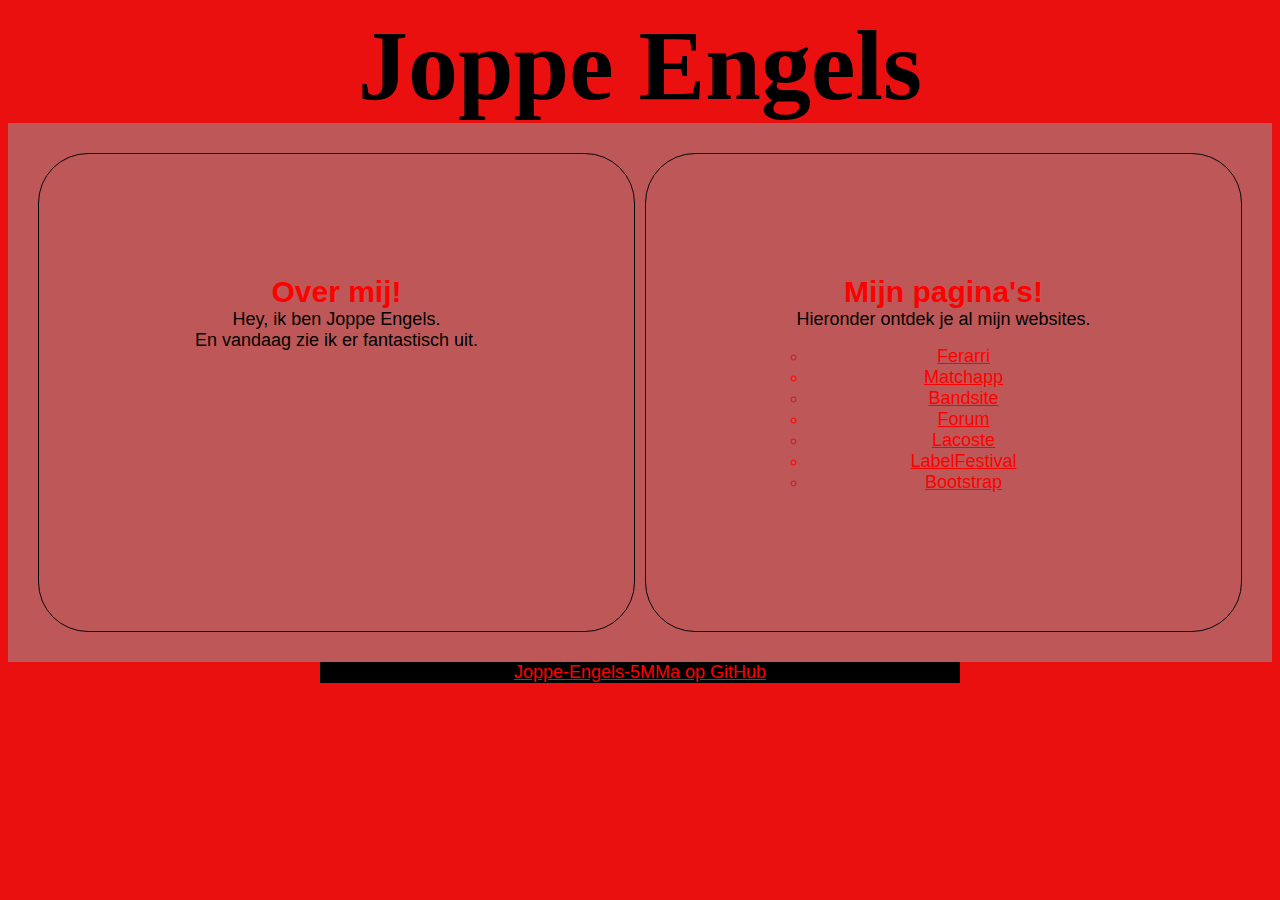
<file: index.html>
<link rel='stylesheet' href='https://cdnjs.cloudflare.com/ajax/libs/font-awesome/6.2.1/css/all.css' integrity='sha512-FA9cIbtlP61W0PRtX36P6CGRy0vZs0C2Uw26Q1cMmj3xwhftftymr0sj8/YeezDnRwL9wtWw8ZwtCiTDXlXGjQ==' crossorigin='anonymous'/><!DOCTYPE html>
<html lang="en">
<head>
    <meta charset="UTF-8">
    <meta http-equiv="X-UA-Compatible" content="IE=edge">
    <meta name="viewport" content="width=device-width, initial-scale=1.0">
    <title>Scripthub</title>
    <ul>
      
    </ul>
    <link rel="stylesheet" href="style.css">
</head>
<body>
    <header>
        <h1>Joppe Engels </h1>
      </header>
      <main>
        <section id="flexbox">
          <div class="col left">
            <h2>Over mij!</h2>
            <p>Hey, ik ben Joppe Engels. </p>
            <p>En vandaag zie ik er fantastisch uit. </p>
          </div>
          <div class="col right">
            <h2>Mijn pagina's!</h2>
            <p>Hieronder ontdek je al mijn websites.</p>
            <ul>
              <li><a href="joppe_engels-ferarri/" target="_blank">Ferarri</a></li>
              <li><a href="joppe_engels-matchapp" target="_blank">Matchapp</a></li>
              <li><a href="joppe_engels-bandsite" target="_blank">Bandsite</a></li>
              <li><a href="joppe_engels-forum" target="_blank">Forum</a></li>
              <li><a href="joppe_engels-lacoste/" target="_blank">Lacoste</a></li>
              <li><a href="joppe_engels-discodealers_labelfestival/" target="_blank">LabelFestival</a></li>
              <li><a href="Bootstrap/" target="_blank">Bootstrap</a></li>
            </ul>
          </div>
        </section>
      </main>
      <footer>
        <p><a href="https://joppe-engels-5mma.github.io/Script/" target="_blank">Joppe-Engels-5MMa op GitHub</a></p>
      </footer>
</body>
</html>
</file>
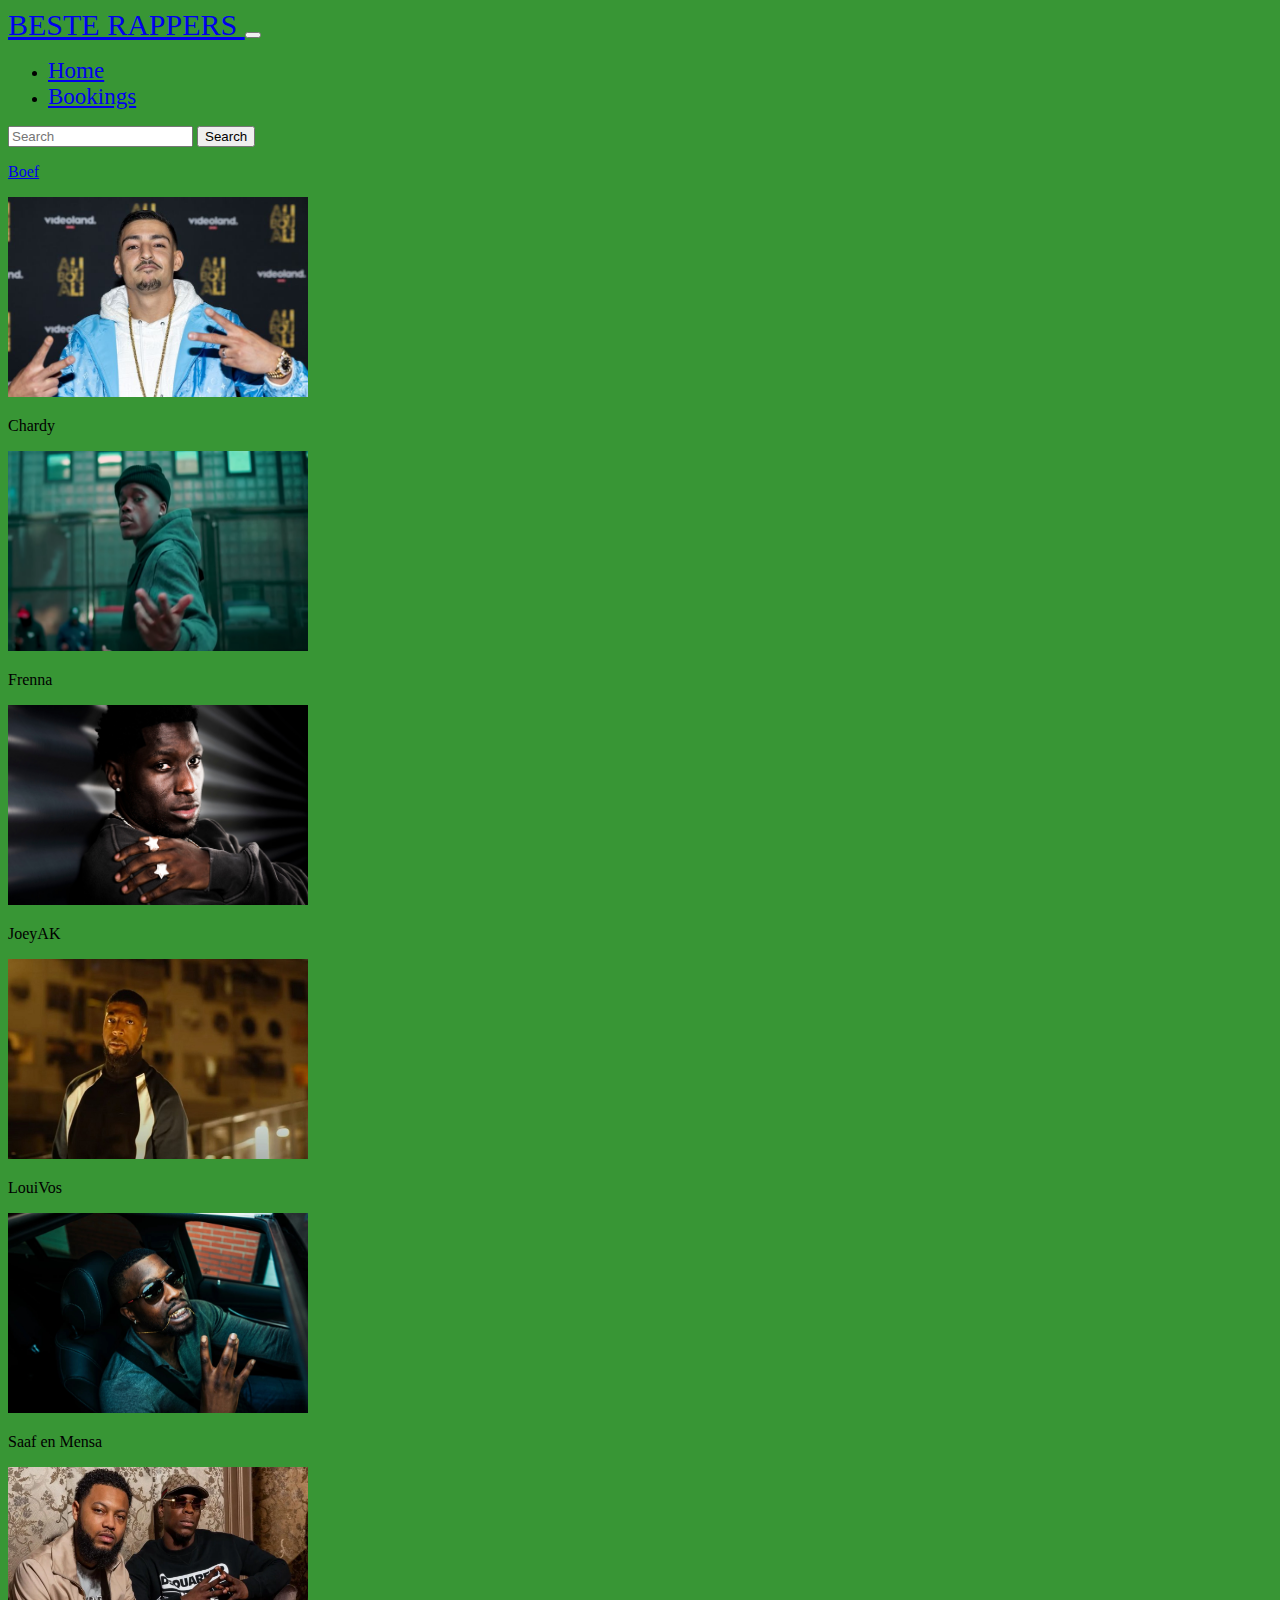
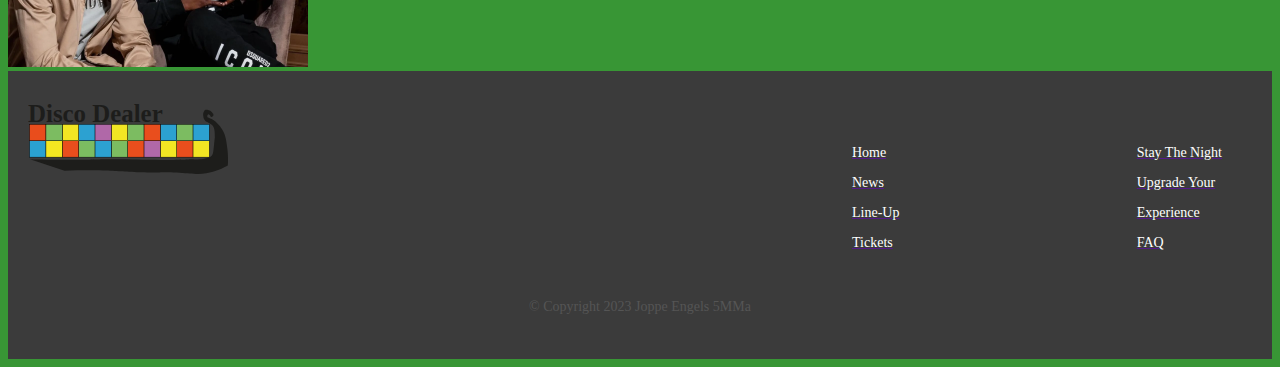
<file: Bootstrap/index.html>
<!DOCTYPE html>
<html lang="en">
<head>
    <meta charset="UTF-8">
    <meta http-equiv="X-UA-Compatible" content="IE=edge">
    <meta name="viewport" content="width=device-width, initial-scale=1.0">
    <link rel="stylesheet" href="style.css">
    <link rel="stylesheet" href="https://cdnjs.cloudflare.com/ajax/libs/bootstrap/5.2.3/css/bootstrap.min.css" integrity="sha512-SbiR/eusphKoMVVXysTKG/7VseWii+Y3FdHrt0EpKgpToZeemhqHeZeLWLhJutz/2ut2Vw1uQEj2MbRF+TVBUA==" crossorigin="anonymous" referrerpolicy="no-referrer" />
    <title>Bootstrap</title>
</head>

<body>
  <nav class="navbar navbar-expand-lg bg-body-tertiary">
    <div class="container-fluid">
      <a class="navbar-brand" href="#">BESTE RAPPERS </a>
      <button class="navbar-toggler" type="button" data-bs-toggle="collapse" data-bs-target="#navbarSupportedContent" aria-controls="navbarSupportedContent" aria-expanded="false" aria-label="Toggle navigation">
        <span class="navbar-toggler-icon"></span>
      </button>
      <div class="collapse navbar-collapse" id="navbarSupportedContent">
        <ul class="navbar-nav me-auto mb-2 mb-lg-0">
          <li class="nav-item">
            <a class="nav-link active" aria-current="page" href="index.html">Home</a>
          </li>
          <li class="nav-item">
            <a class="nav-link" href="Bookings.html">Bookings</a>
          </li>
        </ul>
        <form class="d-flex" role="search">
          <input class="form-control me-2" type="search" placeholder="Search" aria-label="Search">
          <button class="btn btn-outline-success" type="submit">Search</button>
        </form>
      </div>
    </div>
  </nav>

  <div class="container text-center">
    <div class="row row-cols-3">
      <a href="index copy.html">
      <div class="col"><p>Boef</p><img src="images/Boef.jpg" alt=""></a></div>
      <div class="col"><p>Chardy</p><img src="images/Chardy.webp" alt=""></div>
      <div class="col"><p>Frenna</p><img src="images/Frenna.jpg" alt=""></div>
      <div class="col"><p>JoeyAK</p><img src="images/JoeyAK.jpeg" alt=""></div>
      <div class="col"><p>LouiVos</p><img src="images/Louivos.jpeg" alt=""></div>
      <div class="col"><p>Saaf en Mensa</p><img src="images/Saaf En Mensa.webp" alt=""></div>
    </div>
  </div>
  <footer>
    <div class="left-column">
      <img src="images/DISCODEALERS.svg" alt="Logo">
    </div>
    <div class="middle-column">
      <a href="#" class="social-icon"><i class="fab fa-facebook"></i></a>
      <a href="#" class="social-icon"><i class="fab fa-twitter"></i></a>
      <a href="#" class="social-icon"><i class="fab fa-instagram"></i></a>
    </div>
    <div class="right-column">
      <div class="column">
        <a href="">
          <p>Home</p>
        </a>
        <a href="">
          <p>News</p>
        </a>
        <a href="">
          <p>Line-Up</p>
        </a>
        <a href="">
          <p>Tickets</p>
        </a>
      </div>
      <div class="column">
        <a href="">
          <p>Stay The Night</p>
        </a>
        <a href="">
          <p>Upgrade Your</p>
        </a>
        <a href="">
          <p>Experience</p>
        </a>
        <a href="">
          <p>FAQ</p>
        </a>
      </div>
    </div>
    <div class="bottom-row">
      <p>&copy; Copyright 2023 Joppe Engels 5MMa</p>
    </div>
  </footer>
</body>
</html>
</file>
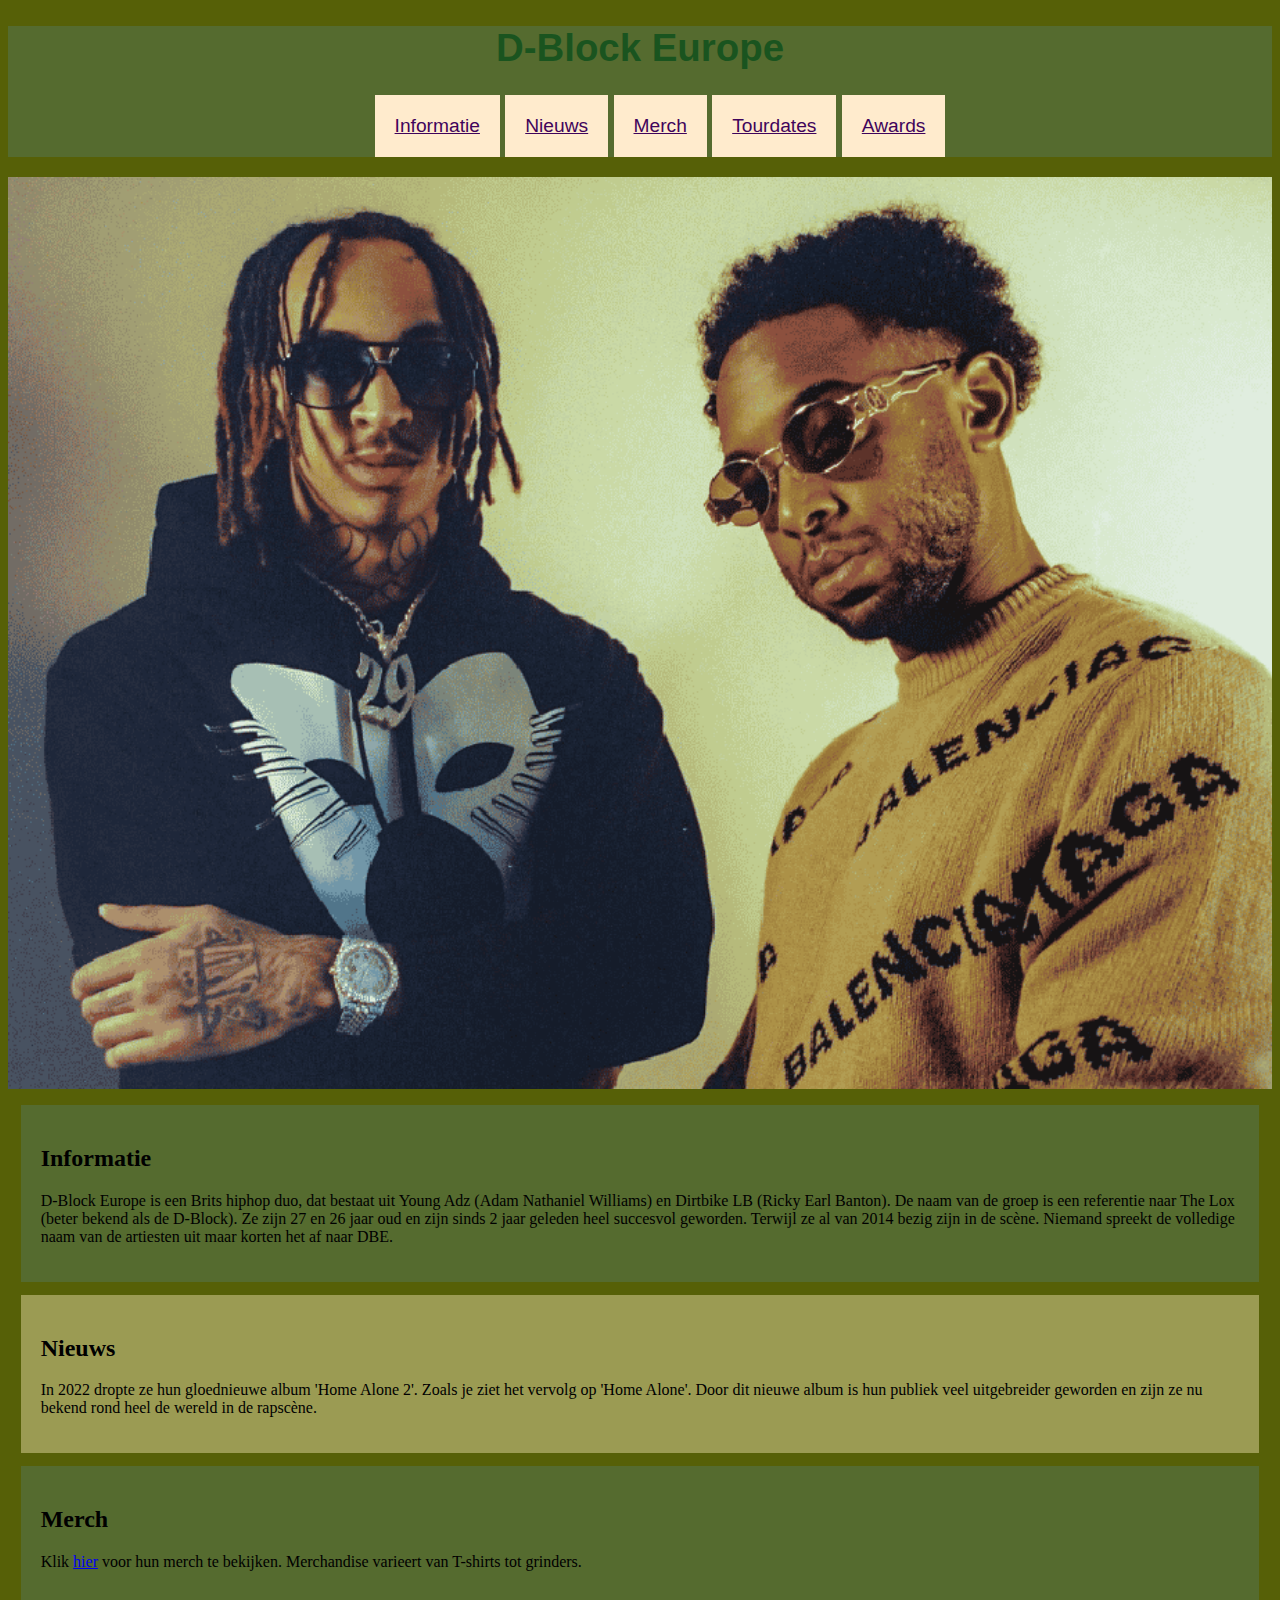
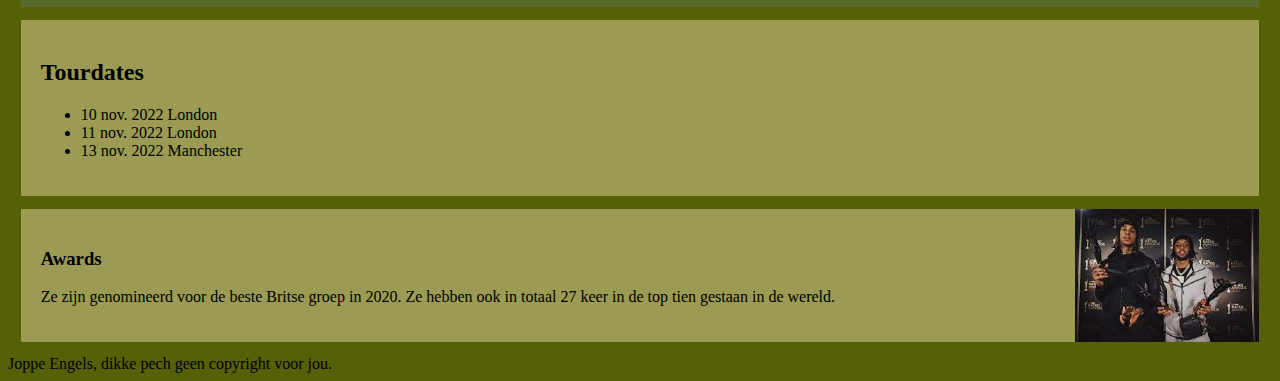
<file: joppe_engels-bandsite/index.html>
<!DOCTYPE html>
<html lang="en">
<head>
    <meta charset="UTF-8">
    <meta http-equiv="X-UA-Compatible" content="IE=edge">
    <meta name="viewport" content="width=device-width, initial-scale=1.0">
    <title>Artiest</title>
    <link rel="stylesheet" href="style.css">
</head>
<body>
    <header>
        <h1>D-Block Europe</h1>
        <nav>
            <ul>
                <li><a href="#informatie">Informatie</a></li>
                <li><a href="#nieuws">Nieuws</a></li>
                <li><a href="#merch">Merch</a></li>
                <li><a href="#tourdates">Tourdates</a></li>
                <li><a href="#awards">Awards</a></li>
            </ul>
        </nav>
    </header>

    <main>
        <img src="images/dbe.png" alt="Foto"width="100%">
        <section id="informatie">
            <h2>Informatie</h2>
            <p>D-Block Europe is een Brits hiphop duo, dat bestaat uit Young Adz (Adam Nathaniel Williams) en Dirtbike LB (Ricky Earl Banton).
                De naam van de groep is een referentie naar The Lox (beter bekend als de D-Block).
                Ze zijn 27 en 26 jaar oud en zijn sinds 2 jaar geleden heel succesvol geworden. Terwijl ze al van 2014 bezig zijn in de scène.
                Niemand spreekt de volledige naam van de artiesten uit maar korten het af naar DBE.    
            </p>
        </section>
        <section id="nieuws">
            <h2>Nieuws</h2>
<p>In 2022 dropte ze hun gloednieuwe album 'Home Alone 2'. Zoals je ziet het vervolg op 'Home Alone'. Door dit nieuwe album is hun publiek veel uitgebreider geworden en zijn ze nu bekend rond heel de wereld in de rapscène.</p>
        </section>
        <section id="merch">
            <h2>Merch</h2>
            <p>Klik <a href="https://shop.dblockeurope.com/products/section/Merch">hier</a> voor hun merch te bekijken. Merchandise varieert van T-shirts tot grinders.</p>
        </section>
        <section id="tourdates">
            <h2>Tourdates</h2>
            <ul>
            <li>10 nov. 2022 London</li>
            <li>11 nov. 2022 London</li>
            <li>13 nov. 2022 Manchester</li>
            </ul>
        </section>
        <section id="awards">
            <h3>Awards</h3>
            <p>Ze zijn genomineerd voor de beste Britse groep in 2020. Ze hebben ook in totaal 27 keer in de top tien gestaan in de wereld.</p>
        </section>
    </main>
    <footer>
        Joppe Engels, dikke pech geen copyright voor jou.
    </footer>
</body>
</html>
</file>
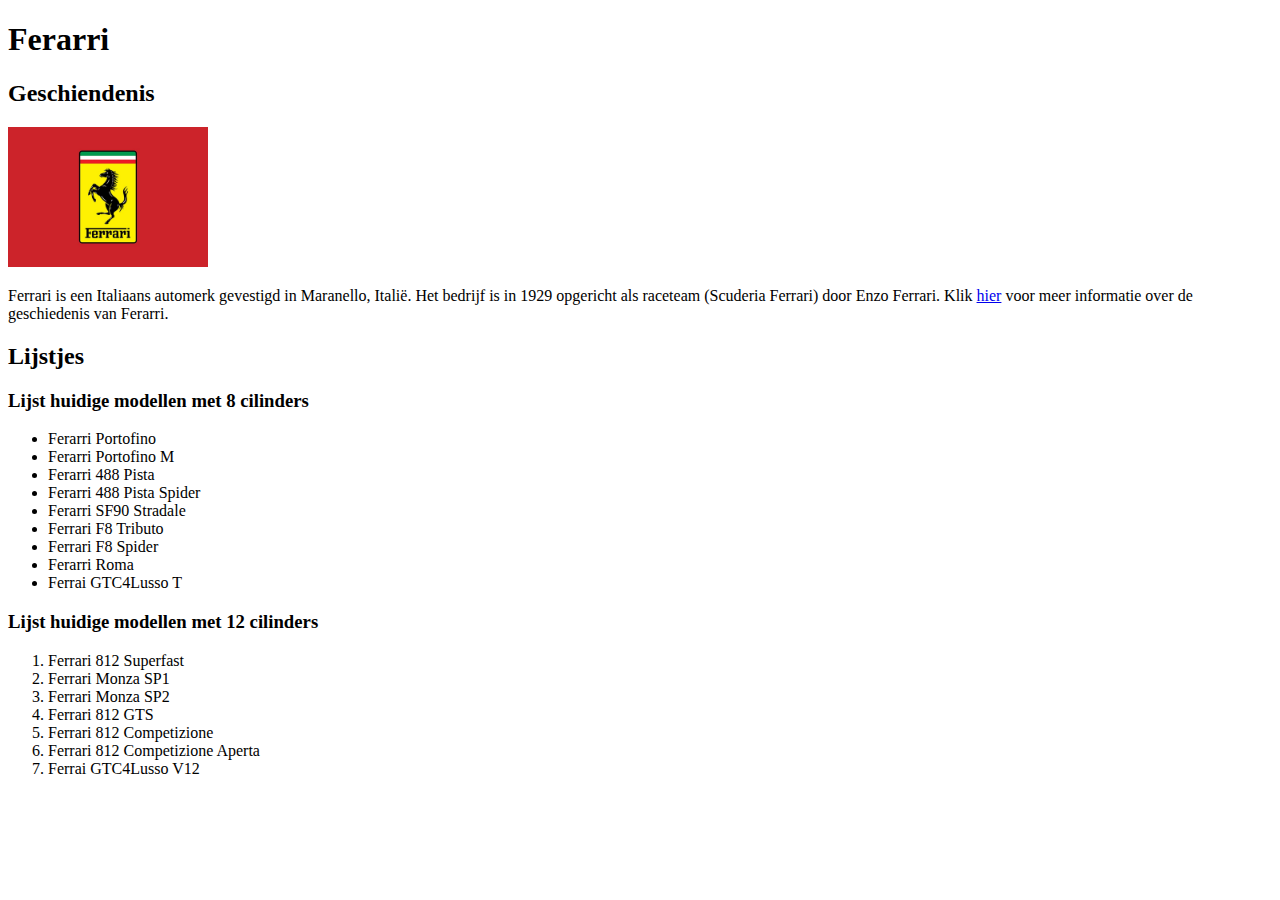
<file: joppe_engels-ferarri/index.html>
<!DOCTYPE html>
<html lang="en">

<head>
    <meta charset="UTF-8">
    <meta http-equiv="X-UA-Compatible" content="IE=edge">
    <meta name="viewport" content="width=device-width, initial-scale=1.0">
    <title>Ferarri</title>
</head>

<body>
    <header>
        <h1> Ferarri</h1>
    </header>
    <main>
        <section id="rarri">
            <h2>Geschiendenis</h2>
            <img src="images/ferrari-logo-illustration.jpg" alt="Ferarri logo" width="200px">
            <p>Ferrari is een Italiaans automerk gevestigd in Maranello, Italië. Het bedrijf is in 1929 opgericht als
                raceteam (Scuderia Ferrari) door Enzo Ferrari.
                Klik <a href="https://nl.wikipedia.org/wiki/Ferrari_(automerk)">hier</a> voor meer informatie over de
                geschiedenis van Ferarri.
            </p>
        </section>
        <section id="lijstjes">
            <h2>Lijstjes</h2>
            <h3>Lijst huidige modellen met 8 cilinders</h3>
            <ul>
                <li>Ferarri Portofino</li>
                <li>Ferarri Portofino M</li>
                <li>Ferarri 488 Pista</li>
                <li>Ferarri 488 Pista Spider</li>
                <li>Ferarri SF90 Stradale</li>
                <li>Ferrari F8 Tributo</li>
                <li>Ferrari F8 Spider</li>
                <li>Ferarri Roma</li>
                <li>Ferrai GTC4Lusso T</li>
            </ul>
            <h3>Lijst huidige modellen met 12 cilinders</h3>
            <ol>
                <li>Ferrari 812 Superfast</li>
                <li>Ferrari Monza SP1</li>
                <li>Ferrari Monza SP2</li>
                <li>Ferrari 812 GTS</li>
                <li>Ferrari 812 Competizione</li>
                <li>Ferrari 812 Competizione Aperta</li>
                <li>Ferrai GTC4Lusso V12</li>

            </ol>
        </section>
    </main>
</body>

</html>
</file>
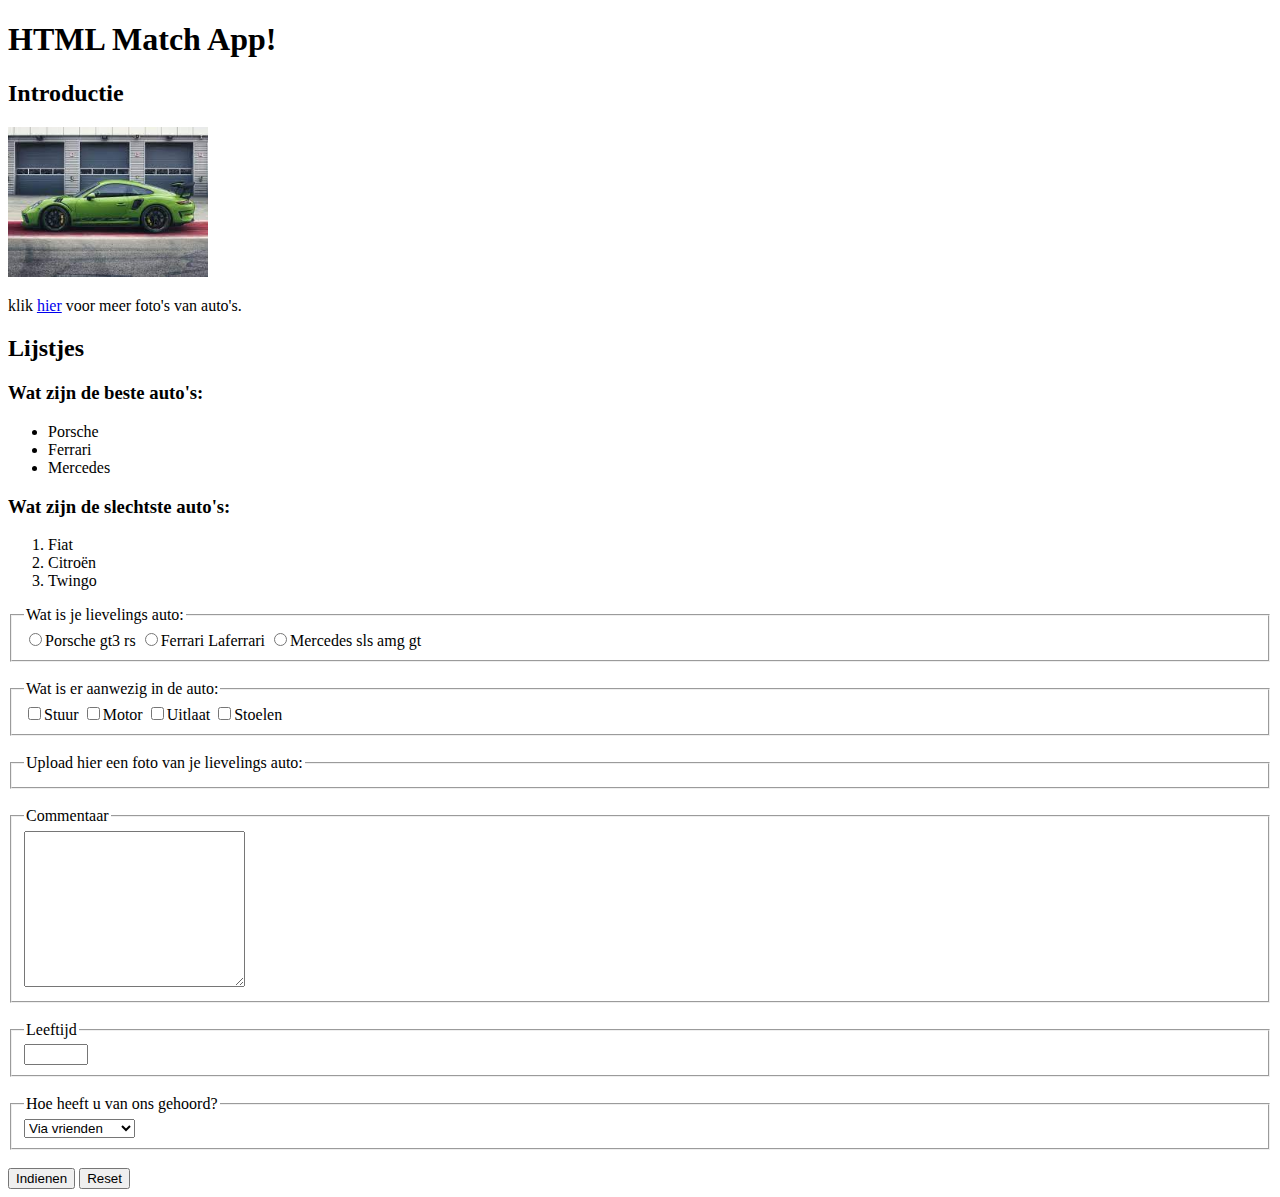
<file: joppe_engels-forum/index.html>
<!DOCTYPE html>
<html lang="en">
<head>
    <meta charset="UTF-8">
    <meta http-equiv="X-UA-Compatible" content="IE=edge">
    <meta name="viewport" content="width=device-width, initial-scale=1.0">
    <title>HTML Match App</title>
    <meta name="description" content="HTML match app">
</head>
<body>
   <header>
     <h1>HTML Match App!</h1>
   </header>
   <main>
    <section id="intro">
        <h2>Introductie</h2>
        <img src="img/porsche.jfif" alt="foto van auto's" width="200px">
        <p>klik <a href="https://nl.pinterest.com/search/pins/?q=cars&rs=typed">hier</a> voor meer foto's van auto's.</p>
    </section>
    <section id="lijstjes">
      <h2>Lijstjes</h2>
      <h3>Wat zijn de beste auto's:</h3>
      <ul>
        <li>Porsche</li>
        <li>Ferrari</li>
        <li>Mercedes</li>
      </ul>
      <h3>Wat zijn de slechtste auto's:</h3>
      <ol>
        <li>Fiat</li>
        <li>Citroën</li>
        <li>Twingo</li>
      </ol>
    </section>
    <section id="formulier">
      <form action="">
        <fieldset>
           <legend>Wat is je lievelings auto:</legend>
            <input type="radio" name="lievelings auto" value="bmw">Porsche gt3 rs
            <input type="radio" name="lievelings auto" value="Ferrari">Ferrari Laferrari
            <input type="radio" name="lievelings auto" value="Toyota supra">Mercedes sls amg gt
        </fieldset><br>
        <fieldset>
          <legend>Wat is er aanwezig in de auto:</legend>
          <input type="checkbox" name="auto" value="stuur">Stuur
          <input type="checkbox" name="auto" value="stoelen">Motor
          <input type="checkbox" name="auto" value="gordels">Uitlaat
          <input type="checkbox" name="auto" value="motor">Stoelen
        </fieldset><br>
        <fieldset>
          <legend>Upload hier een foto van je lievelings auto:</legend>
       
        </fieldset><br>
        <fieldset>
          <legend>Commentaar</legend>
          <textarea name="commentaar" id="" cols="25" rows="10"></textarea>
        </fieldset><br>
        <fieldset>
          <legend>Leeftijd</legend>
          <input type="number" name="" id="" min="1" max="100">
        </fieldset><br>
        <fieldset>
          <legend>Hoe heeft u van ons gehoord?</legend>
          <select name="enquete" id="">
            <option value="vrienden"> Via vrienden</option>
            <option value="ads"> Via advertentie</option>
            <option value="andere"> Andere </option>
          </select>
        </fieldset><br>
       
          <button type="submit">Indienen</button>
          <button type="reset">Reset</button>
       
      </form>
    </section>
   </main>
</body>
</html>
</file>
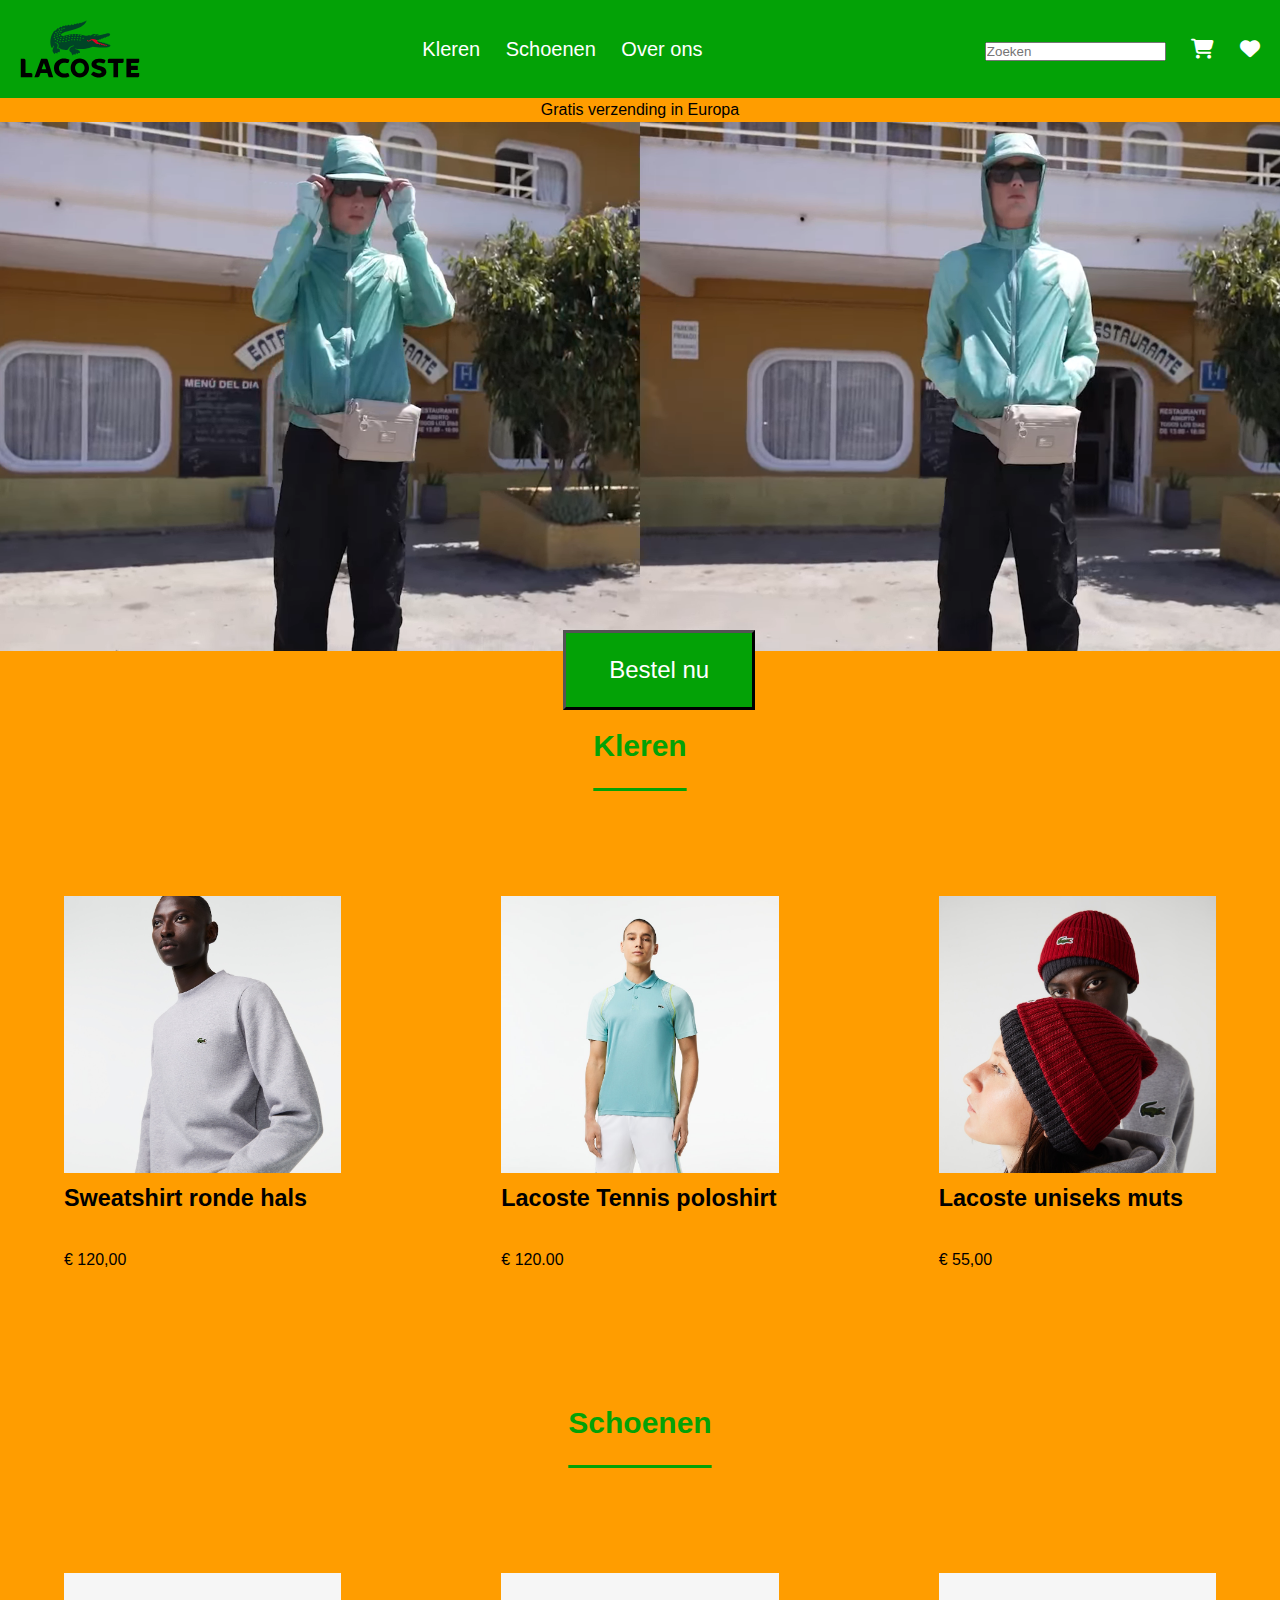
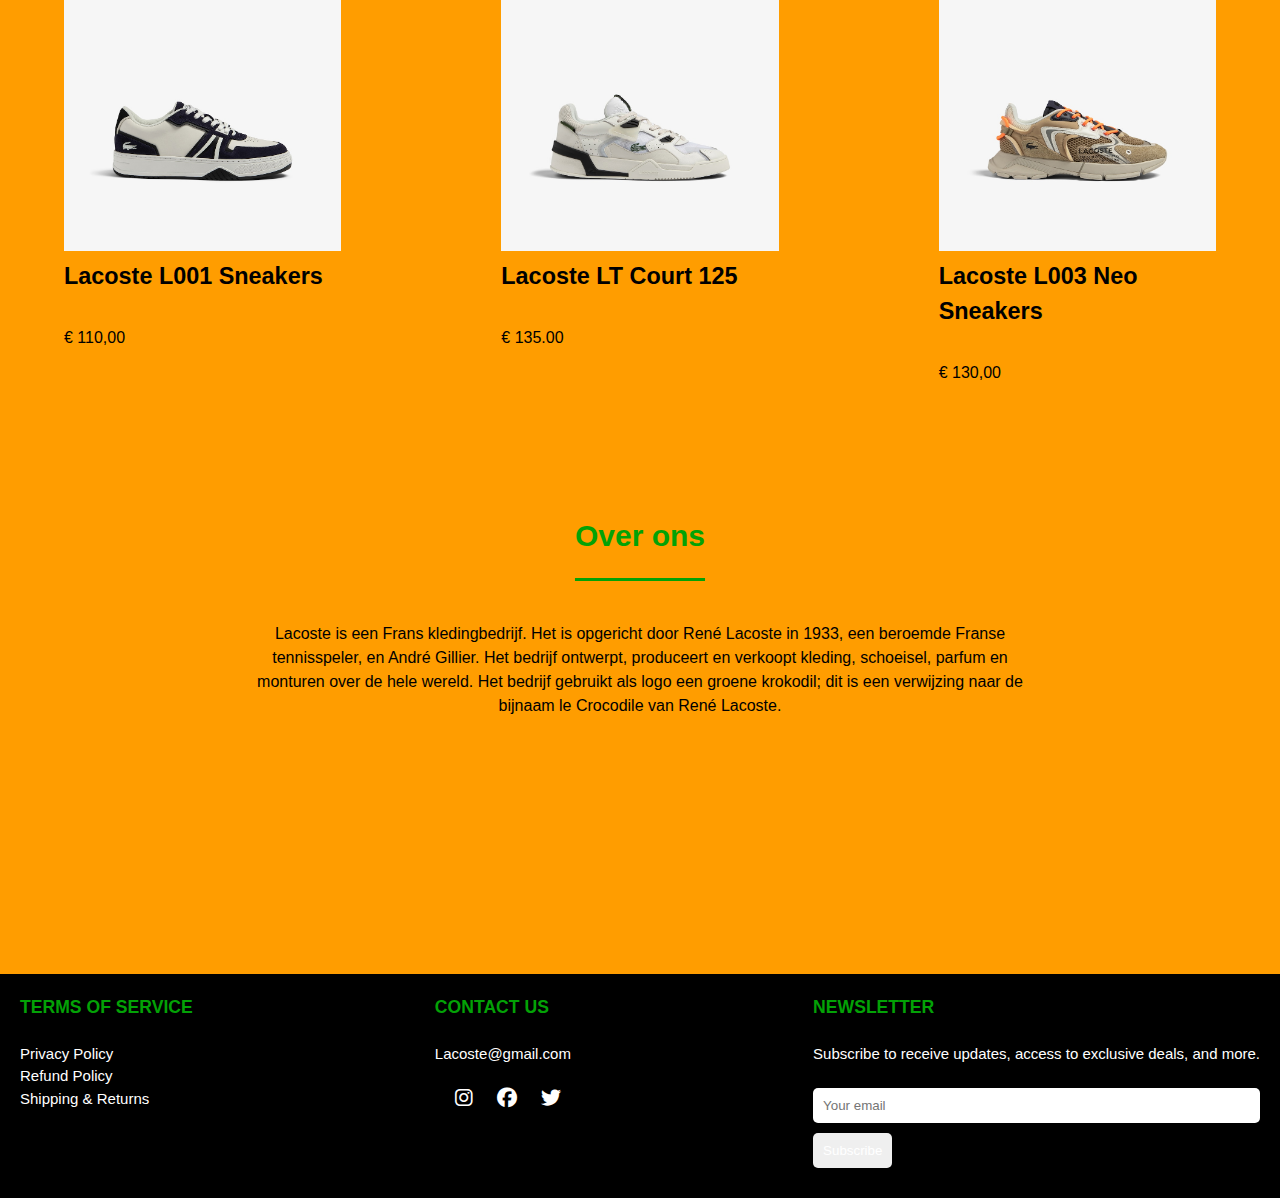
<file: joppe_engels-lacoste/index.html>
<!DOCTYPE html>
<html lang="en">

<head>
    <meta charset="UTF-8">
    <meta http-equiv="X-UA-Compatible" content="IE=edge">
    <meta name="viewport" content="width=device-width, initial-scale=1.0">
    <title>Lacoste</title>
    <link rel="stylesheet" href="style.css">
    <link rel="Icon" type="image" href="svg/Lacoste_logo.svg">
    <link rel="stylesheet" href="https://cdnjs.cloudflare.com/ajax/libs/font-awesome/6.2.1/css/all.min.css">
</head>

<body>
    <header>
        <div class="flex-container align-center">
            <img src="svg/Lacoste_logo.svg" alt="">
            <nav>
                <ul>
                    <li><a href="#Kleren">Kleren</a></li>
                    <li><a href="#Schoenen">Schoenen</a></li>
                    <li><a href="#Overons">Over ons</a></li>
                </ul>
            </nav>
            <div>
                <input type="text" placeholder="Zoeken">
                <i class="fa-solid fa-cart-shopping"></i>
                <i class="fa-solid fa-heart"></i>
            </div>
        </div>
    </header>
    <div class="header" id="ho">
        <p> Gratis verzending in Europa </p>
    </div>
    <main>
        <section id="herobanner">
            <div class="videoframe">
                <div class="shopnow">
                    <button><a href="#Kleren">Bestel nu</a></button>
                </div>
                <video autoplay loop muted src="Images/Video main.webm"></video>
            </div>
        </section>
        <h2>Kleren</h2>
        <section id="Kleren">
            <div class="flex-container">
                <div class="flex-item">
                    <img src="Images/Sweater 1.jpg" alt="productfoto">
                    <div class="flex-container">
                        <div>
                            <h3>Sweatshirt ronde hals</h3>
                        </div>
                        <p>€ 120,00</p>
                    </div>
                </div>
                <div class="flex-item">
                    <img src="Images/polo's.jpg" alt="productfoto">
                    <div class="flex-container">
                        <div>
                            <h3>Lacoste Tennis poloshirt</h3>
                        </div>
                        <p>€ 120.00</p>
                    </div>
                </div>
                <div class="flex-item">
                    <img src="Images/Mutsen lacoste.jpg" alt="productfoto">
                    <div class="flex-container">
                        <div>
                            <h3>Lacoste uniseks muts</h3>
                        </div>
                        <p>€ 55,00</p>
                    </div>
                </div>
        </section>
        <h2>Schoenen</h2>
        <section id="Schoenen">
            <div class="flex-container">
                <div class="flex-item">
                    <img src="Images/schoen 1.jpg" alt="productfoto">
                    <div class="flex-container">
                        <div>
                            <h3>Lacoste L001 Sneakers</h3>
                        </div>
                        <p>€ 110,00</p>
                    </div>
                </div>
                <div class="flex-item">
                    <img src="Images/schoen 2.jpg" alt="productfoto">
                    <div class="flex-container">
                        <div>
                            <h3>Lacoste LT Court 125</h3>
                        </div>
                        <p>€ 135.00</p>
                    </div>
                </div>
                <div class="flex-item">
                    <img src="Images/schoen 3.jpg" alt="productfoto">
                    <div class="flex-container">
                        <div>
                            <h3>Lacoste L003 Neo Sneakers</h3>
                        </div>
                        <p>€ 130,00</p>
                    </div>
                </div>
        </section>
        <h2>Over ons</h2>
        <section id="Overons">
            <p> Lacoste is een Frans kledingbedrijf. Het is opgericht door René Lacoste in 1933, een beroemde Franse
                tennisspeler, en André Gillier. Het bedrijf ontwerpt, produceert en verkoopt kleding, schoeisel, parfum
                en monturen over de hele wereld. Het bedrijf gebruikt als logo een groene krokodil; dit is een
                verwijzing naar de bijnaam le Crocodile van René Lacoste.</p>
        </section>


    </main>
</body>
<footer>
    <div class="flex-container">
        <ul>
            <li>Terms of Service</li>
            <br>
            <li>Privacy Policy</li>
            <li>Refund Policy</li>
            <li>Shipping & Returns</li>
        </ul>

        <div>
            <ul>
                <li>Contact us</li>
                <br>
                <li>Lacoste@gmail.com</li>
            </ul>
            <br>
            <div class="#socailmedia">
                <a target="_blank" href="https://www.instagram.com/lacoste/"><i class="fa-brands fa-instagram"></i></a>
                <a target="_blank" href="https://www.facebook.com/Lacoste/"><i class="fa-brands fa-facebook"></i></a>
                <a target="_blank" href="https://twitter.com/Lacoste"><i class="fa-brands fa-twitter"></i></a>
            </div>
        </div>
        <ul>
            <li>Newsletter</li>
            <br>
            <li>Subscribe to receive updates, access to exclusive deals, and more.</li>
            <br>
            <form action="#" method="post">
                <input type="email" name="email" placeholder="Your email">
                <input type="submit" value="Subscribe">
            </form>
        </ul>
    </div>
</footer>


</html>
</file>
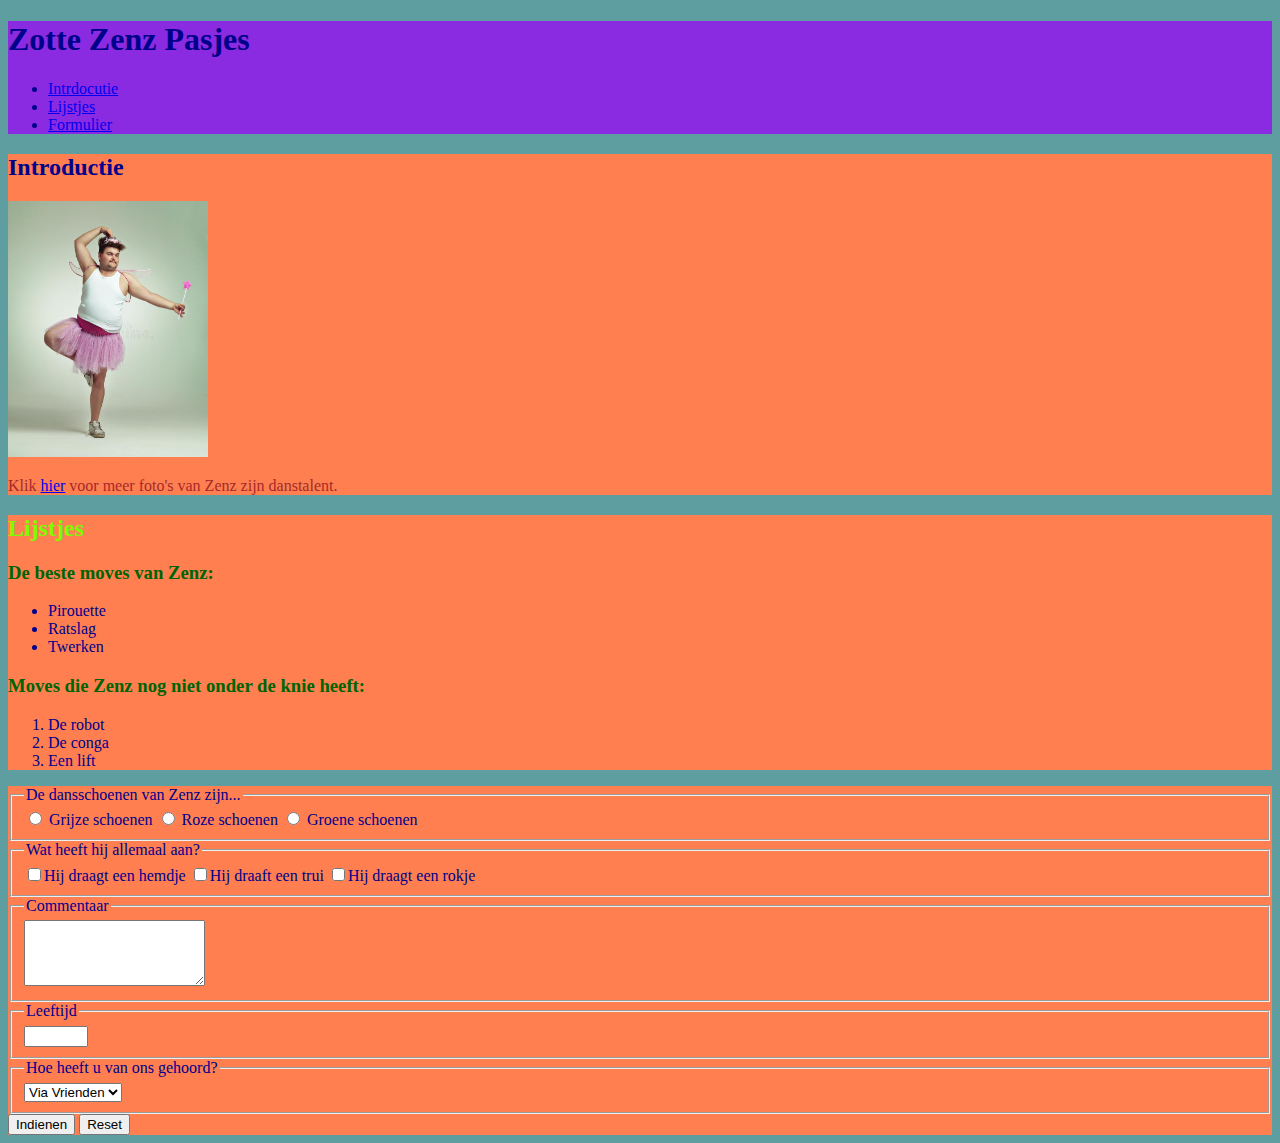
<file: joppe_engels-matchapp/index.html>
<!DOCTYPE html>
<html lang="en">
<head>
    <meta charset="UTF-8">
    <meta http-equiv="X-UA-Compatible" content="IE=edge">
    <meta name="viewport" content="width=device-width, initial-scale=1.0">
    <title>HTML Match App</title>
    <meta name="description" content="HTML Match App">
    <style>
        body{
            background-color:cadetblue;
            color: darkblue;
        }
        header{
            background-color: blueviolet;
        }
        p{
            color: brown;
        }
        section{
            background-color: coral;
        }
    </style>
</head>

<body>
    <header>
        <h1>Zotte Zenz Pasjes</h1>
        <nav>
            <ul>
                <li><a href="#intro">Intrdocutie</a></li>
                <li><a href="#lijstjes">Lijstjes</a></li>
                <li><a href="#formulier">Formulier</a></li>
            </ul>
        </nav>
    </header>
    <main>
        <section id="intro">
            <h2>Introductie</h2>
            <img src="images/ballerina.jpg" alt="Foto van Zenz" width="200px">
            <p>Klik <a href="https://www.shutterstock.com/nl/video/clip-11475095-chubby-man-tutu-ballet-dancing">hier</a> voor meer foto's van Zenz zijn danstalent.</p>
        </section>
        <section id="lijstjes">
            <h2 style="color:lawngreen ;">Lijstjes</h2>
            <h3 style="color: darkgreen;"> De beste moves van Zenz:</h3>
            <ul>
                <li>Pirouette</li>
                <li>Ratslag</li>
                <li>Twerken</li>
            </ul>
            <h3 style="color: darkgreen;"> Moves die Zenz nog niet onder de knie heeft:</h3>
            <ol>
                <li> De robot</li>
                <li> De conga</li>
                <li> Een lift</li>
            </ol>
        </section>
        <section id="formulier">
            <form action="">
                <fieldset>
                    <legend>
                        De dansschoenen van Zenz zijn...
                    </legend>
                    <input type="radio" name="schoenen" value="Grijs"> Grijze schoenen
                    <input type="radio" name="schoenen" value="Roos"> Roze schoenen
                    <input type="radio" name="schoenen" value="Groen"> Groene schoenen
                </fieldset>
                <fieldset>
                    <legend>
                        Wat heeft hij allemaal aan?
                    </legend>
                    <input type="Checkbox" name="kleren" value="Hemdje">Hij draagt een hemdje
                    <input type="Checkbox" name="kleren" value="Trui">Hij draaft een trui
                    <input type="Checkbox" name="kleren" value="Rokje">Hij draagt een rokje
                </fieldset>
                <fieldset>
                    <legend>
                        Commentaar
                    </legend>
                    <textarea name="" id="" cols="20" rows="4">
    </textarea>
                </fieldset>
                <fieldset>
                    <legend>
                        Leeftijd
                    </legend>
                    <input type="number" name="" id="" min="1" max="150">
                </fieldset>
                <fieldset>
                    <legend>
                        Hoe heeft u van ons gehoord?
                    </legend>
                    <select name="" id="">
                        <option value="Vrienden">
                            Via Vrienden
                        </option>
                        <option value="Ads">
                            Advertentie
                        </option>
                        <option value="Tsm">
                            Via TSM 
                        </option>
                    </select>
                </fieldset>
                <button type="submit">
                    Indienen
                </button>
                <button type="reset">Reset</button>
            </form>
        </section>
    </main>
    <footer> </footer>
</body>

</html>
</file>
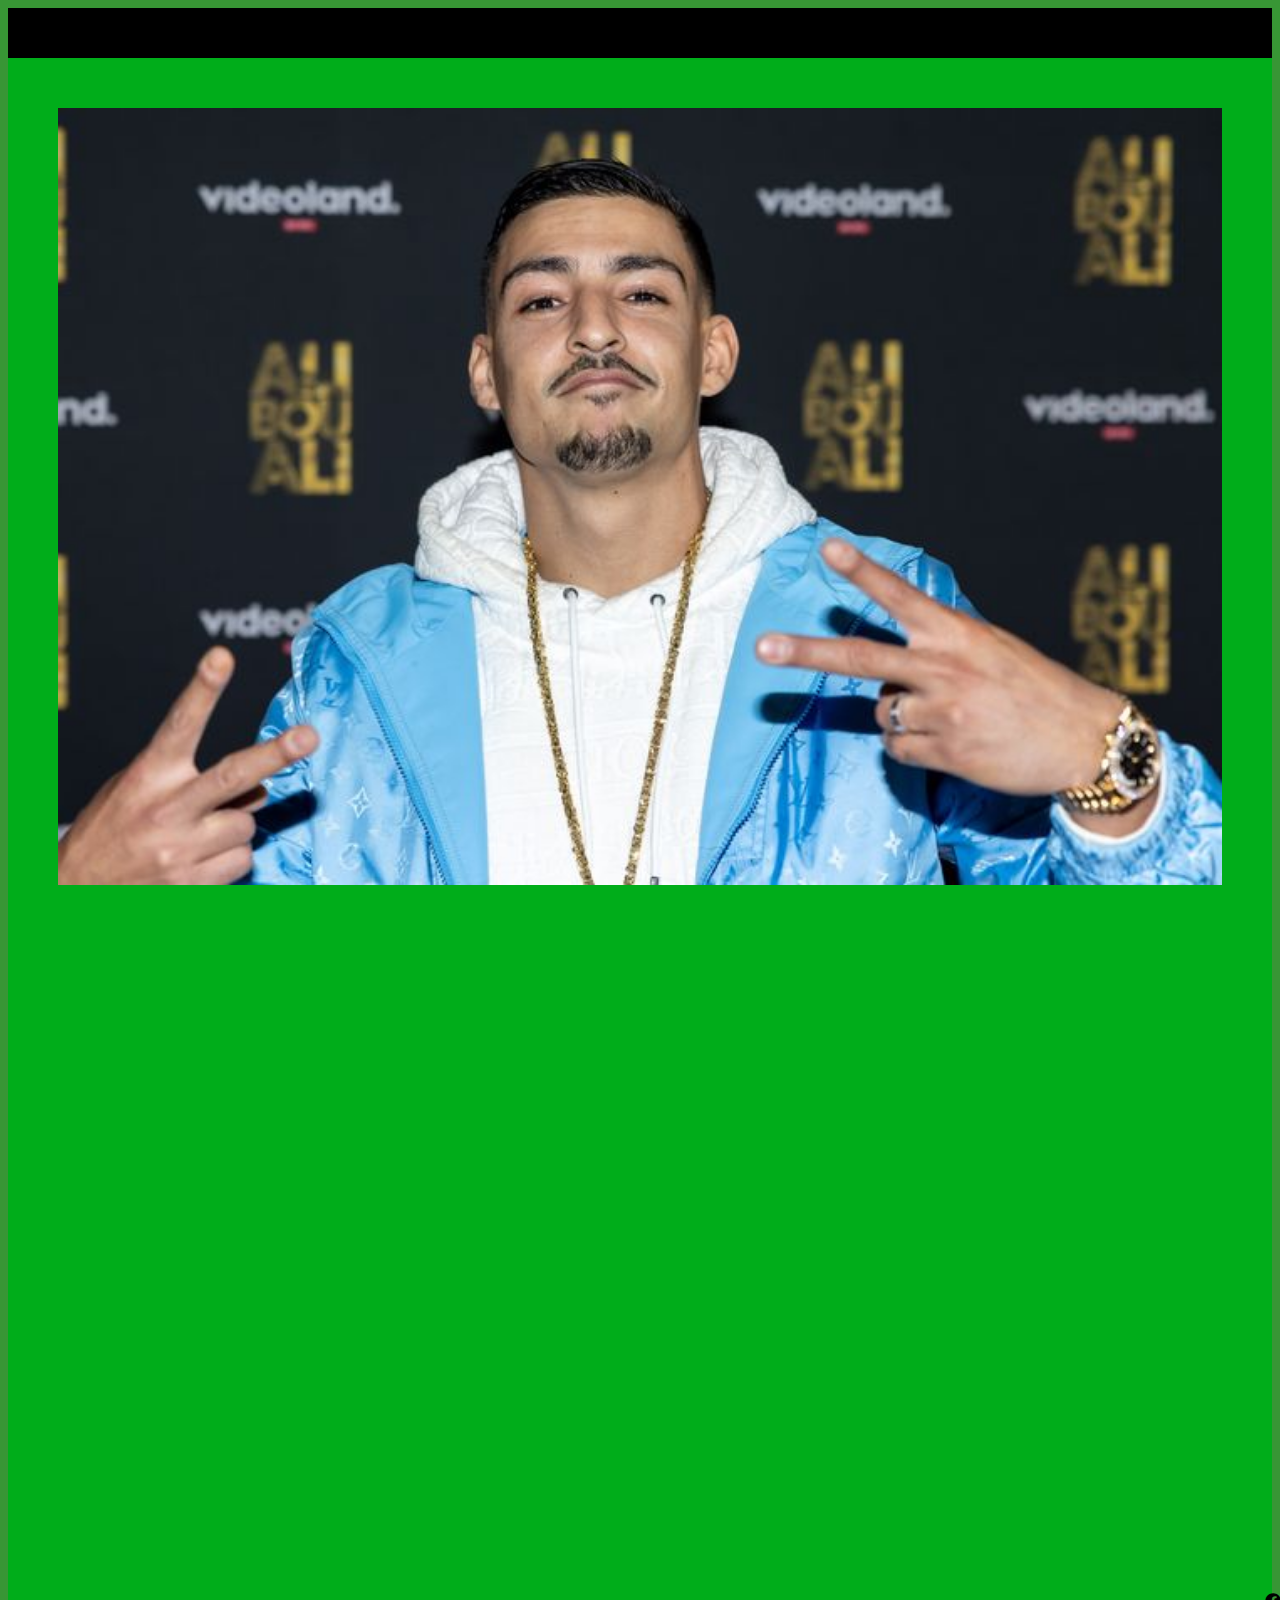
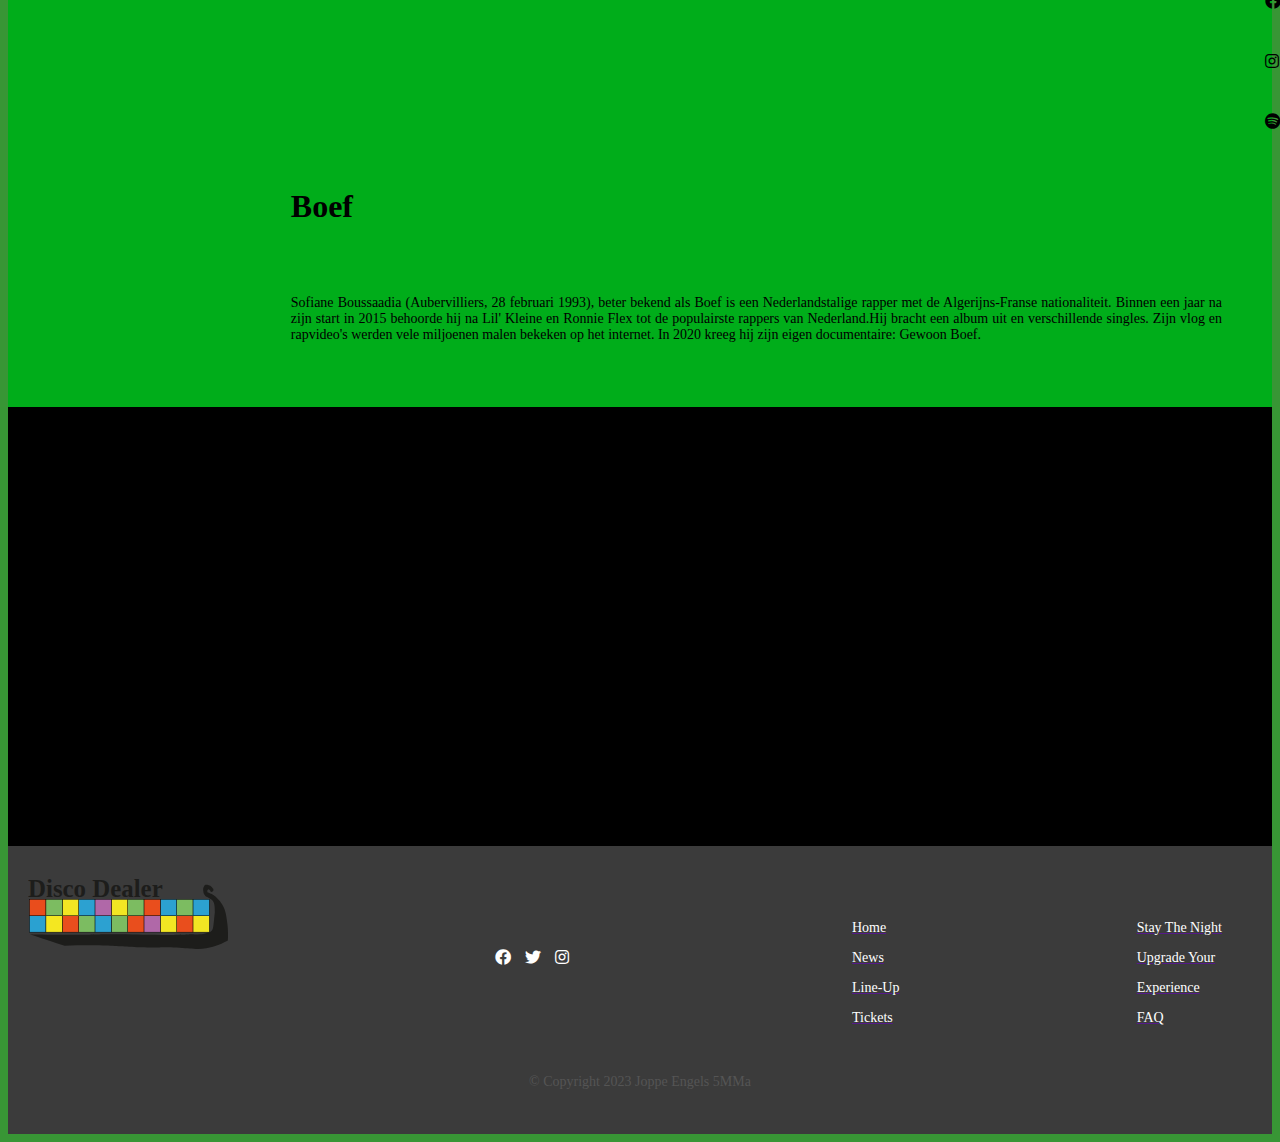
<file: Bootstrap/index copy.html>
<!DOCTYPE html>
<html lang="en">

<head>
  <meta charset="UTF-8">
  <meta http-equiv="X-UA-Compatible" content="IE=edge">
  <meta name="viewport" content="width=device-width, initial-scale=1.0">
  <title>Artistpage</title>
  <link rel="stylesheet" href="style.css">
  <link rel="Icon" type="image" href="images/DISCODEALERS.svg">
  <link rel="stylesheet" href="https://cdnjs.cloudflare.com/ajax/libs/font-awesome/5.15.3/css/all.min.css">
</head>

<body>
  <main>
    <section id="act">
      <div class="grid-container">
        <div class="image-container">
          <img src="images/Boef.jpg" alt="">
        </div>
        <div class="social-icons">
          <a href="https://www.facebook.com/yeatmusic/" class="social-icon"><i class="fab fa-facebook"></i></a>
          <a href="https://www.instagram.com/yeat/" class="social-icon"><i class="fab fa-instagram"></i></a>
          <a href="https://open.spotify.com/artist/3qiHUAX7zY4Qnjx8TNUzVx" class="social-icon"><i class="fab fa-spotify"></i></a>
        </div>
        <div class="text-content">
          <h1>Boef</h1>
          <p>Sofiane Boussaadia (Aubervilliers, 28 februari 1993), beter bekend als Boef is een Nederlandstalige rapper met de Algerijns-Franse nationaliteit.  
            Binnen een jaar na zijn start in 2015 behoorde hij na Lil' Kleine en Ronnie Flex tot de populairste rappers van Nederland.Hij bracht een album uit en verschillende singles. Zijn vlog en rapvideo's werden vele miljoenen malen bekeken op het internet. In 2020 kreeg hij zijn eigen documentaire: Gewoon Boef.</p>
       </div>
    </div>
    <div class="video">
      <iframe width="560" height="315" src="https://www.youtube.com/embed/AshBgnrSvyc" title="YouTube video player" frameborder="0" allow="accelerometer; autoplay; clipboard-write; encrypted-media; gyroscope; picture-in-picture; web-share" allowfullscreen></iframe>
    </section>
  </main>
  <footer>
    <div class="left-column">
      <img src="images/DISCODEALERS.svg" alt="Logo">
    </div>
    <div class="middle-column">
      <a href="#" class="social-icon"><i class="fab fa-facebook"></i></a>
      <a href="#" class="social-icon"><i class="fab fa-twitter"></i></a>
      <a href="#" class="social-icon"><i class="fab fa-instagram"></i></a>
    </div>
    <div class="right-column">
      <div class="column">
        <a href="">
          <p>Home</p>
        </a>
        <a href="">
          <p>News</p>
        </a>
        <a href="">
          <p>Line-Up</p>
        </a>
        <a href="">
          <p>Tickets</p>
        </a>
      </div>
      <div class="column">
        <a href="">
          <p>Stay The Night</p>
        </a>
        <a href="">
          <p>Upgrade Your</p>
        </a>
        <a href="">
          <p>Experience</p>
        </a>
        <a href="">
          <p>FAQ</p>
        </a>
      </div>
    </div>
    <div class="bottom-row">
      <p>&copy; Copyright 2023 Joppe Engels 5MMa</p>
    </div>
  </footer>
</body>

</html>
</file>
<file: style.css>
body{
    background-color: rgb(235, 16, 16);
    color: rgb(0, 0, 0);
    font-family: Arial, Helvetica, sans-serif;
}
h1{
    font-family:'Times New Roman', Times, serif;
    text-align: center;
    font-size: 100px;
    margin: auto;
}
h2{
    font-size: 30px;
    margin: auto;
    color: #ff0000;
}
p{
    margin: auto;
    font-size: 18px;
}
#flexbox{
    padding: 25px;
    background-color: rgb(190, 88, 88);
    color: rgb(0, 0, 0);
    text-align: center;
    display: flex;
}
a{
    color: #ff0000;
    font-size: 18px;
}
a:hover{
    color: #ff0000;
    border-color: #cff155;
    border-width: 2px;
    border-style:ridge;
}
li{
    color: #ff0000;
    margin: auto;
    list-style:circle;
    text-align: center;
  
}
.col {
    padding: 10%;
    position: center;
    border: 1px solid rgb(7, 7, 7);
    margin: 5px;
    border-radius:50px;
    width: 50%;
}
footer{
    width: 50vw;
    margin: auto;
    text-align: center;
    background-color: #000000;
}
</file>
<file: Bootstrap/style.css>
body{
    background-image: url(images/background.png);
    color: rgb(0, 0, 0) !important;
}

.navbar{    
    --bs-navbar-active-color: rgba(0, 0, 0, 0.9) !important;
    --bs-navbar-brand-color: rgba(0, 0, 0, 0.9) !important;
    --bs-navbar-brand-hover-color: rgba(0, 255, 38, 0.9) !important;
    --bs-navbar-color: rgba(54, 54, 54, 0.9) !important;
    --bs-navbar-hover-color: rgba(0, 255, 38, 0.9   ) !important;
}

.btn-outline-success {
    color: rgb(0, 0, 0) !important;
    --bs-btn-hover-bg: #000000 !important;
}

.col img {
    height: 200px;
    width: 300px;
}

.navbar-brand {
    font-size: 30px !important;
}

.nav-link {
    font-size: 23px !important;
}

.row{
    margin-right: 0 !important;
    margin-left: 0 !important;
   
}
footer {
    background-color: rgb(59, 59, 59);
    padding: 30px 20px;
    display: flex;
    flex-wrap: wrap;
    justify-content: space-between;
  }
   
  
  .left-column {
    flex-basis: 200px;
  }
  
  
  
  .middle-column {
    flex-basis: 200px;
    display: flex;
    justify-content: center;
    align-items: center;
  }
   
  
  .social-icon {
    display: block;
    width: 30px;
    height: 30px;
    color: white;
    align-items: center;
    line-height: 30px;
  }
   
  
  .social-icon:hover {
    color: #2cff07;
    transform: scale(1.3);
  }
   
  
  .right-column {
    flex-basis: 400px;
    display: flex;
    justify-content: space-between;
    margin-top: 30px;
  }
   
  
  .column p {
    font-size: 14px;
    color: rgb(255, 255, 255);
    margin-right: 30px;
  }
   
  
  .column p:hover {
    color: rgb(0, 190, 0);
  }
   
  
  .bottom-row {
    width: 100%;
    text-align: center;
    margin-top: 20px;
    font-size: 14px;
    color: #555;
  }
  #act {
    background-color: black;
    padding-top: 50px;
  }
  
  #act img{
    width: 100%;
  }
  
  #act .grid-container {
    background-color: #00ad1a;
    grid-template-columns: 2fr 0.4fr 2fr;
    padding: 50px;
  }
  
  #act .social-icon i {
    justify-content: flex-end;
    color: hsl(0, 0%, 0%);
  }
  
  #act .social-icon:hover i {
    transform: scale(1.3);
  }
  
  #act .social-icons {
    display: flex;
    flex-direction: column;
    align-items: center;
    margin-top: 60%;
    margin-left: 105%;
  }
  
  #act .social-icon {
    margin-bottom: 30px;
  }
  
  #act h1 {
    margin-left: 20%;
    color: #000000;
  }
  
  #act p {
    margin-left: 20%;
    margin-top: 6%;
    font-size: 14px;
    text-align: justify;
    color: #000000;
  }
  
  #act .video {
     background-color: black;
     padding-left: 6.7%;
     padding-top: 50px;
     padding-bottom: 70px;
  }
</file>
<file: joppe_engels-bandsite/style.css>
body{
    background-color: rgb(86, 96, 7);
    }
    header{
        background-color:darkolivegreen;
        color: rgb(26, 84, 31);
        font-family:Verdana, Geneva, Tahoma, sans-serif;
        font-size:larger;
        text-align: center;
    }
    nav li{
        display:inline-block;
    }
    #informatie{
        background-color: darkolivegreen;
    }
    #merch{
        background-color:darkolivegreen;
    }
    #awards{
        background-image: url(images/awards.jpg);
        background-size: contain;
        background-repeat: 	no-repeat;
        background-position: right;
    }
      nav a {
        background-color: blanchedalmond;
        display: block;
        color: rgb(63, 4, 91);  
        padding: 20px;
      }
      nav a:hover{
        background-color: rgb(1, 126, 51);
      }
section {
background-color:rgb(155, 155, 83);
 padding: 20px;
 margin:1%;

}
section p{
    max-width:fit-content;
}
</file>
<file: joppe_engels-lacoste/style.css>
/* instellingen */

* {
    margin: 0;
    box-sizing: border-box;
    padding: 0;
}

body {
    background-color: rgb(255, 157, 0);
    font-family: 'Segoe UI', Tahoma, Geneva, Verdana, sans-serif;
    line-height: 1.5;
    font-size: 20px;
}

a {
    text-decoration: none;
    color: white;
}

p {
    background-color: rgb(255, 157, 0);
    text-align: center;
    color: black;
    font-size: medium;
    font-family: 'Segoe UI', Tahoma, Geneva, Verdana, sans-serif;
}

/* hoofding */

header {
    background-color: rgb(3, 162, 6);
    padding: 20px;
}
#ho p {
    background-color: rgb(255, 157, 0);
}
header img {
    width: 120px;
}

header nav li {
    display: inline-block;
    margin: 10px;
}

header nav a:hover {
    text-decoration-line: none;
    background-color: rgb(255, 157, 0);
}

i {
    color: white;
    font-size: 20px;
    padding-left: 20px;
}

.videoframe {
    overflow: hidden;
    max-height: 100%;
}

.videoframe .shopnow {
    position: absolute;
    z-index: 2;
    top: 70%;
    left: 44%;
}

video {
    width: 100%;
}

button {
    width: 12rem;
    height: 5rem;
    background-color: rgb(3, 162, 6);
    color: white;
    border-color: black;
    border-width: 3px;
    font-size: x-large;
}

h2 {
    color: rgb(3, 162, 6);
    padding: 5%;
    text-align: center;
    text-decoration: underline;
    text-underline-offset: 2rem;
}

#Overons p {
    padding: 20%;
    padding-top: 0%;
}


/* vormgeving classes */

.flex-container {
    display: flex;
    flex-wrap: wrap;
    justify-content: space-between;
    gap: 2rem;

}

.align-center {
    align-items: center;
}

.flex-item {
    flex: 1;
    padding: 5%;
}

.flex-item img {
    width: 100%;
}
footer {

    padding: 20px;
    background-color: black;
    font-size: 15px;
    color: rgb(3, 162, 6);
  }
  
  footer li {
    list-style: none;
    color: white;
  }
  
  footer li:first-child {
    color: rgb(3, 162, 6);
    font-size: 1.1rem;
    font-weight: 700;
    text-transform: uppercase;
  }
  
  .socialmedia :hover {
    align-content: center;
    margin-top: 5%;
  }
  
  footer input[type="email"],
  footer input[type="submit"] {
    display: block;
    margin-bottom: 10px;
  }
  
  footer input[type="email"] {
    width: 100%;
    padding: 10px;
    border: none;
    border-radius: 5px;
    margin-right: 10px;
    background-color: white;
  }
  
  footer input[type="submit"] {
    background-color: rgb(3, 162, 6x);
    color: white;
    border: none;
    padding: 10px;
    border-radius: 5px;
    cursor: pointer;
  }
</file>
